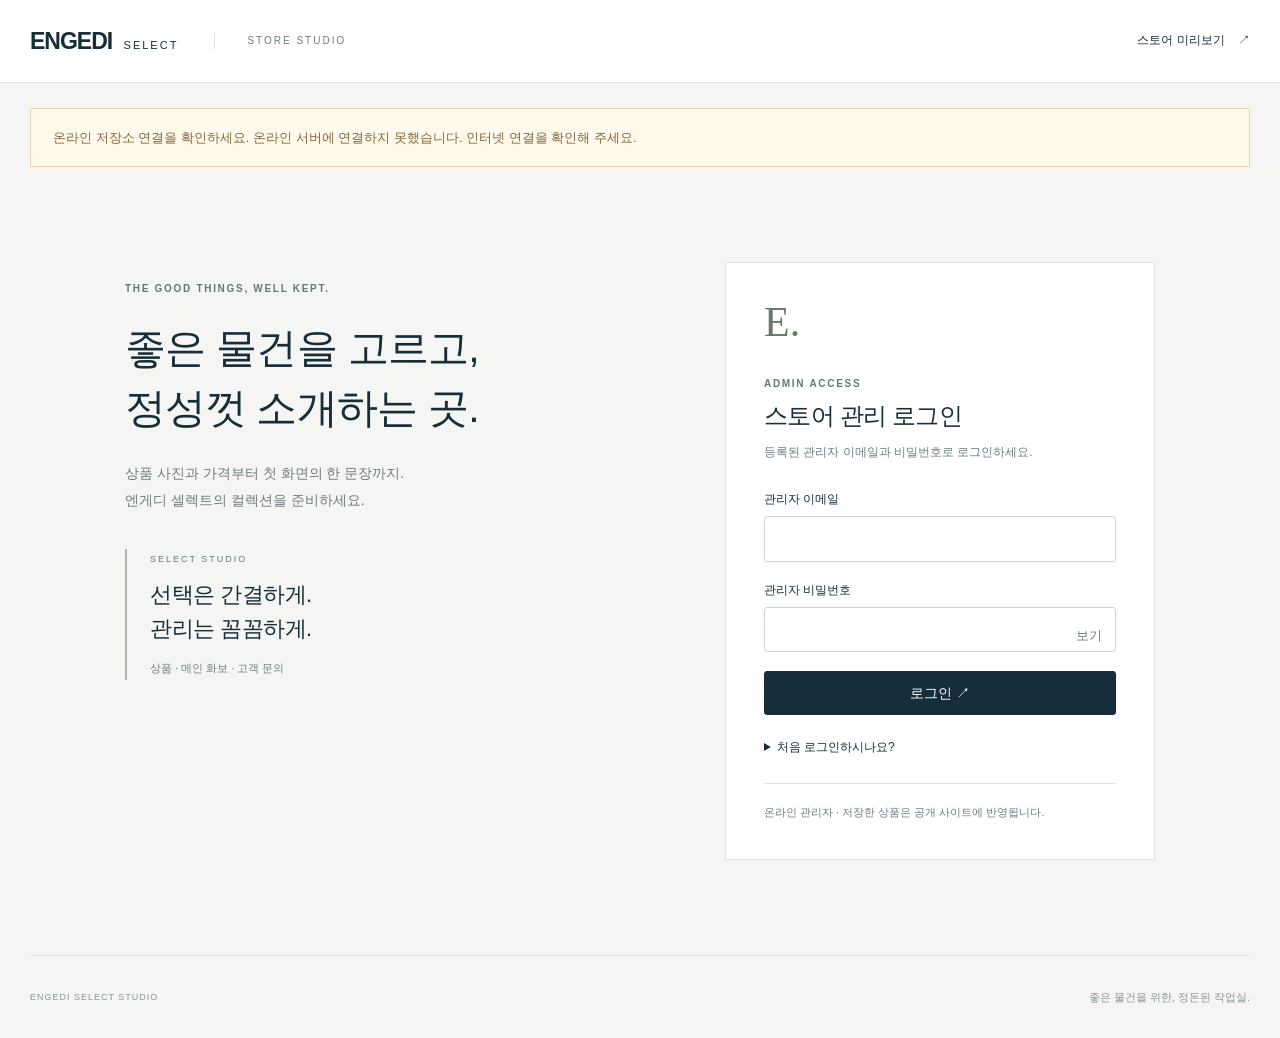
<file: public/admin.html>
<!doctype html>
<html lang="ko">
<head>
  <meta charset="utf-8"><meta name="viewport" content="width=device-width,initial-scale=1">
  <meta name="theme-color" content="#172d39"><meta name="robots" content="noindex,nofollow">
  <title>셀렉트 스튜디오 · ENGEDI SELECT</title>
  <link rel="icon" href="assets/favicon.svg" type="image/svg+xml">
  <link rel="stylesheet" href="admin.css?v=20261016"><script src="site-config.js" defer></script><script src="cloud-client.js?v=20261016" defer></script><script src="admin.js?v=20261016" defer></script>
</head>
<body>
<a class="skip" href="#main">관리 내용으로 이동</a>
<header class="studio-header"><a class="wordmark" href="/">ENGEDI <span>SELECT</span></a><span class="studio-label">STORE STUDIO</span><a class="preview-link" href="/" target="_blank" rel="noopener">스토어 미리보기 <span aria-hidden="true">↗</span></a></header>
<main id="main" tabindex="-1">
  <div id="connection-notice" class="notice" hidden></div>
  <section id="login-screen" class="login-screen">
    <div class="login-story"><p class="eyebrow">THE GOOD THINGS, WELL KEPT.</p><h1>좋은 물건을 고르고,<br>정성껏 소개하는 곳.</h1><p>상품 사진과 가격부터 첫 화면의 한 문장까지.<br>엔게디 셀렉트의 컬렉션을 준비하세요.</p><div class="story-card"><span>SELECT STUDIO</span><b>선택은 간결하게.<br>관리는 꼼꼼하게.</b><small>상품 · 메인 화보 · 고객 문의</small></div></div>
    <div class="login-card"><span class="studio-symbol" aria-hidden="true">E.</span><p class="eyebrow">ADMIN ACCESS</p><h2>스토어 관리 로그인</h2><p id="login-description">이 사이트의 관리자 비밀번호를 입력하세요.</p><form id="login-form"><div id="email-field" hidden><label for="admin-email">관리자 이메일</label><input id="admin-email" type="email" autocomplete="username" maxlength="254" inputmode="email"></div><label for="password">관리자 비밀번호</label><div class="password-field"><input id="password" type="password" autocomplete="current-password" required><button id="toggle-password" type="button" class="text-button" aria-pressed="false" aria-label="비밀번호 표시">보기</button></div><button id="login-button" class="primary full" type="submit">로그인 <span aria-hidden="true">↗</span></button></form><details><summary>처음 로그인하시나요?</summary><p id="first-login-help">새 잡화몰 폴더의 <code>data/ADMIN_ACCESS.txt</code>에서 비밀번호를 확인하세요. 의류몰과 별도로 관리됩니다.</p></details><small id="mode-note" class="local-note">이 PC에 저장하는 관리자입니다. 공개 사이트 반영은 별도입니다.</small></div>
  </section>
  <section id="dashboard" hidden>
    <div class="dashboard-heading"><div><p class="eyebrow">ENGEDI SELECT / WORKSPACE</p><h1>셀렉트 스튜디오</h1><p>상품을 준비하고, 고객과의 다음 연결을 관리하세요.</p></div><button id="logout" class="secondary">로그아웃</button></div>
    <div class="stats-grid" aria-label="스토어 운영 현황"><article><span>전체 상품</span><strong id="stat-total">0</strong><small>숨김 상품 제외</small></article><article><span>공개 상품</span><strong id="stat-published">0</strong><small>판매 중 · 품절 포함</small></article><article><span>임시 저장</span><strong id="stat-draft">0</strong><small>준비 중인 컬렉션</small></article><article><span>새 고객 문의</span><strong id="stat-inquiries">0</strong><small>확인할 문의</small></article></div>
    <div class="workspace"><nav class="workspace-nav" aria-label="관리 항목"><span class="eyebrow">WORKSPACE</span><button data-panel="products" class="active" aria-current="page"><span>01</span> 상품 관리</button><button data-panel="hero"><span>02</span> 메인 화보</button><button data-panel="inquiries"><span>03</span> 고객 문의</button><button data-panel="publish"><span>04</span> 공개 안내</button><p id="workspace-mode-note" class="workspace-note">이곳의 상품과 사진은<br>이 PC에 저장됩니다.</p></nav>
    <div class="workspace-content">
      <section id="panel-products" class="panel"><div class="panel-heading"><div><p class="eyebrow">THE COLLECTION</p><h2>상품 컬렉션 <span id="product-count" class="count"></span></h2></div><button id="new-product" class="primary">＋ 상품 등록</button></div>
        <div class="list-toolbar"><label class="search-field"><span class="sr-only">상품명 검색</span><input id="product-search" type="search" placeholder="상품명으로 검색" autocomplete="off"></label><label><span class="sr-only">상품 상태</span><select id="status-filter"><option value="all">모든 상태</option><option value="published">판매 중</option><option value="draft">임시 저장</option><option value="soldout">품절</option><option value="archived">숨김</option><option value="demo">예시 상품</option></select></label><label><span class="sr-only">상품 카테고리</span><select id="category-filter"><option value="all">모든 카테고리</option><option value="bags">가방</option><option value="wallets">지갑·파우치</option><option value="desk">데스크</option><option value="living">리빙</option><option value="travel">트래블</option></select></label></div><p id="result-count" class="result-count" aria-live="polite"></p>
        <div id="product-list" class="product-list"></div>
        <form id="product-form" class="editor" hidden><div class="editor-heading"><div><p class="eyebrow">PRODUCT EDITOR</p><h2 id="editor-title">새 상품 등록</h2></div><button type="button" id="close-editor" class="text-button">닫기 ×</button></div><input id="product-id" type="hidden"><fieldset id="product-fields"><legend class="sr-only">상품 입력</legend>
          <h3>기본 정보</h3><div class="form-grid"><label class="span-two">상품명 <span class="required">필수</span><input id="product-name" maxlength="120" required placeholder="상품의 특징이 보이는 이름"></label><label>카테고리<select id="product-category"><option value="bags">가방</option><option value="wallets">지갑·파우치</option><option value="desk">데스크</option><option value="living">리빙</option><option value="travel">트래블</option></select></label><label>가격 (원) <span class="required">필수</span><input id="product-price" type="number" min="0" max="100000000" step="1" required inputmode="numeric" placeholder="39000"></label><label>판매 수량<input id="product-stock" type="number" min="0" max="100000" step="1" required value="1" inputmode="numeric"></label><label>공개 상태<select id="product-status"><option value="draft">임시 저장 · 비공개</option><option value="published">판매 중 · 공개</option><option value="soldout">품절 · 공개</option></select></label></div><p class="field-help">판매 중인 상품은 수량이 1개 이상이어야 합니다. 품절 처리할 때는 수량을 0으로 입력하세요.</p>
          <div class="editor-section"><div class="section-heading"><h3>상품 사진</h3><span id="photo-count" class="count">0 / 6</span></div><p>첫 번째 사진이 대표 이미지입니다. 밝은 배경에서 촬영한 실제 상품 사진을 올려 주세요.</p><div id="image-list" class="image-list" aria-label="상품 사진 순서"></div><label class="upload-zone" id="image-upload-zone"><span class="upload-plus" aria-hidden="true">＋</span><strong>사진 추가하기</strong><small>JPG · PNG · WebP / 한 장당 8MB 이하 / 최대 6장</small><input id="product-images" type="file" accept="image/jpeg,image/png,image/webp" multiple><span class="sr-only">상품 사진 파일 선택</span></label><p class="field-help">화살표로 순서를 바꿀 수 있습니다. 공개 상품에는 사진을 1장 이상 등록하세요.</p></div>
          <div class="editor-section"><h3>상품을 자세히 소개해 주세요</h3><div class="form-grid"><label>소재<input id="product-material" maxlength="300" placeholder="예: 면 100%, 스테인리스"></label><label>크기 · 규격<input id="product-dimensions" maxlength="300" placeholder="예: 가로 32 × 세로 24 × 폭 10cm"></label><label class="span-two">색상 · 쉼표로 구분<input id="product-colors" maxlength="300" placeholder="아이보리, 네이비"></label><label class="span-two">상품 설명 <span class="required">필수</span><textarea id="product-description" rows="6" maxlength="5000" required placeholder="사용 장면, 구성품, 관리 방법, 구매 전에 알아야 할 내용을 적어 주세요."></textarea></label></div><div class="checkbox-row"><label><input id="product-featured" type="checkbox"> 메인 추천 상품에 표시</label><label><input id="product-demo" type="checkbox"> 예시 상품으로 표시</label></div><p class="field-help">시안 이미지를 사용한 상품은 예시 상품으로 표시해 실제 판매 상품과 구분하세요.</p></div>
        </fieldset><div class="editor-actions"><p id="product-save-note">저장하면 이 PC의 스토어에 반영됩니다.</p><div><button id="cancel-product" type="button" class="secondary">취소</button><button id="save-product" type="submit" class="primary">상품 저장 ↗</button></div></div></form>
      </section>
      <section id="panel-hero" class="panel" hidden><div class="panel-heading"><div><p class="eyebrow">THE FIRST IMPRESSION</p><h2>메인 화보</h2></div></div><p class="panel-intro">고객이 처음 만나는 사진과 문장을 수정하세요. 제목은 짧게, 사진은 여백이 있는 구도를 추천합니다.</p><form id="hero-form" class="editor hero-editor"><fieldset id="hero-fields"><legend class="sr-only">메인 화보 편집</legend><div class="hero-image-wrap"><img id="hero-preview" alt="메인 화보 미리보기" hidden><div id="hero-placeholder">메인 사진을 등록해 주세요.</div></div><label class="file-label">메인 사진 바꾸기<input id="hero-image-file" type="file" accept="image/jpeg,image/png,image/webp"><small>JPG · PNG · WebP / 8MB 이하 · 가로로 넓은 이미지 권장</small></label><label>첫 화면 제목<textarea id="hero-title" rows="2" maxlength="160" required placeholder="일상의 좋은 선택"></textarea></label><label>소개 문장<textarea id="hero-subtitle" rows="3" maxlength="500" placeholder="엔게디 셀렉트가 전하고 싶은 한 문장"></textarea></label></fieldset><div class="editor-actions"><p>상품과 메인 화보는 따로 저장됩니다.</p><button id="save-hero" type="submit" class="primary">메인 화보 저장 ↗</button></div></form></section>
      <section id="panel-inquiries" class="panel" hidden><div class="panel-heading"><div><p class="eyebrow">CUSTOMER CONNECTIONS</p><h2>고객 문의</h2></div><button id="refresh-inquiries" class="secondary">새로고침 ↻</button></div><div class="inquiry-toolbar"><p>고객이 스토어에서 남긴 문의입니다. 연락은 확인한 연락처로 직접 진행해 주세요.</p><label><span class="sr-only">문의 상태</span><select id="inquiry-filter"><option value="all">모든 문의</option><option value="new">새 문의</option><option value="contacted">연락 완료</option><option value="closed">처리 완료</option></select></label></div><div id="inquiry-list"></div></section>
      <section id="panel-publish" class="panel" hidden><p class="eyebrow">FROM STUDIO TO STORE</p><h2 id="publish-heading">저장과 공개는 별도입니다.</h2><p id="publish-intro" class="panel-intro">지금 관리 화면은 이 PC의 상품과 사진을 저장합니다. 인터넷에 공개된 사이트는 공개 파일을 갱신해야 바뀝니다.</p><div id="publish-steps" class="publish-steps"><article><span>01</span><div><h3>내용 저장</h3><p>상품과 메인 화보를 수정하고 저장합니다. 스토어 미리보기에서 확인하세요.</p></div></article><article><span>02</span><div><h3>공개 파일 준비</h3><p>이 프로젝트의 공개용 내보내기 도구로 상품과 사진을 묶습니다. 관리자 비밀번호와 고객 문의는 공개 파일에 포함하지 않습니다.</p></div></article><article><span>03</span><div><h3>공개 사이트 갱신</h3><p>검토한 공개 파일을 호스팅에 올려 반영합니다. 아직 이 관리자에서 자동 배포는 연결되지 않았습니다.</p></div></article></div><div class="notice neutral"><b>고객이 보는 기능</b><p id="customer-features">상품 소개와 검색, 관심 상품, 문의 접수를 제공합니다. 이 사이트에는 결제와 자동 주문 기능이 없습니다.</p></div><a href="/" class="primary button-link" target="_blank" rel="noopener">스토어 미리보기 ↗</a></section>
    </div></div>
  </section>
  <div id="status" class="status-message" role="status" aria-live="polite" hidden></div>
  <footer>ENGEDI SELECT STUDIO <span>좋은 물건을 위한, 정돈된 작업실.</span></footer>
</main>
<dialog id="confirm-dialog"><form method="dialog"><p class="eyebrow">COLLECTION CONTROL</p><h2>상품을 숨길까요?</h2><p>고객에게 보이지 않게 보관합니다.<br>등록 내용과 사진은 유지됩니다.</p><div class="dialog-actions"><button value="cancel" class="secondary">취소</button><button value="confirm" class="primary">숨기기</button></div></form></dialog>
</body></html>
</file>
<file: public/admin.css>
@charset "UTF-8";
:root{--ink:#172d39;--muted:#717b7e;--sage:#66796b;--line:#dde3df;--paper:#f5f6f3;--white:#fff;--soft:#edf1ec;--danger:#a64640;font-family:Arial,"Apple SD Gothic Neo","Malgun Gothic",sans-serif;color:var(--ink);background:var(--paper);font-synthesis:none}*{box-sizing:border-box}[hidden]{display:none!important}body{margin:0;font-size:14px;line-height:1.65}a{color:inherit;text-decoration:none}button,input,select,textarea{font:inherit;color:inherit}button,a,input,select,textarea,summary{-webkit-tap-highlight-color:transparent}button{cursor:pointer;border-radius:3px;min-height:44px;padding:10px 17px;line-height:1.45}button:disabled,fieldset:disabled{opacity:.55;cursor:wait}button:focus-visible,input:focus-visible,select:focus-visible,textarea:focus-visible,a:focus-visible,summary:focus-visible{outline:3px solid #92b0a0;outline-offset:3px}.primary{background:var(--ink);border:1px solid var(--ink);color:white}.primary:hover{background:#294653}.secondary{border:1px solid #cbd5cf;background:white;color:var(--ink)}.secondary:hover{background:var(--soft)}.text-button{background:transparent;border:0;padding:7px 9px;font-size:13px;color:var(--muted)}.text-button:hover{color:var(--ink);background:var(--soft)}.full{width:100%}.sr-only{position:absolute;width:1px;height:1px;padding:0;margin:-1px;overflow:hidden;clip-path:inset(50%);white-space:nowrap;border:0}.skip{position:fixed;top:-60px;left:16px;z-index:100;background:white;padding:10px}.skip:focus{top:12px}.studio-header{height:83px;background:white;border-bottom:1px solid var(--line);display:flex;align-items:center;gap:36px;padding:0 max(30px,calc((100vw - 1320px)/2));}.wordmark{font:600 23px/1 Arial,sans-serif;letter-spacing:-1px;white-space:nowrap}.wordmark span{font-size:11px;letter-spacing:2px;font-weight:500;margin-left:6px}.studio-label{font-size:10px;letter-spacing:2px;border-left:1px solid var(--line);padding-left:32px;color:var(--muted)}.preview-link{margin-left:auto;font-size:12px}.preview-link span{margin-left:10px}main{max-width:1320px;padding:0 30px;margin:0 auto}main:focus{outline:0}h1,h2,h3,p{margin:0}h1,h2,h3{line-height:1.35;letter-spacing:-.75px;font-weight:500}h1{font-size:34px}h2{font-size:24px}h3{font-size:16px;font-weight:600}p{color:var(--muted)}.eyebrow{font-size:10px;letter-spacing:1.7px;line-height:1.7;font-weight:600;color:var(--sage)}.login-screen{display:grid;grid-template-columns:1fr 430px;gap:100px;max-width:1030px;margin:95px auto}.login-story{padding-top:18px}.login-story h1{font-size:41px;line-height:1.45;margin:22px 0}.login-story>p:not(.eyebrow){font-size:14px;line-height:1.9}.story-card{margin-top:35px;border-left:2px solid #aab7a8;padding:3px 0 3px 23px;display:flex;flex-direction:column;gap:12px}.story-card>span{font-size:9px;letter-spacing:2px;color:var(--sage)}.story-card b{font-size:22px;line-height:1.55;font-weight:400;letter-spacing:-.5px}.story-card small{font-size:11px;color:var(--muted)}.login-card{background:white;border:1px solid var(--line);padding:38px}.studio-symbol{display:block;font:42px/1 Georgia,serif;margin-bottom:32px;color:var(--sage)}.login-card h2{margin:8px 0 10px}.login-card>p:not(.eyebrow){font-size:12px}.login-card form{margin-top:27px}.password-field{position:relative}.password-field input{padding-right:65px}.password-field button{position:absolute;right:5px;top:12px;min-height:34px}.login-card details{margin-top:23px;font-size:12px}.login-card details p{padding-top:10px;line-height:1.8}.login-card summary{cursor:pointer}.local-note{display:block;border-top:1px solid var(--line);margin-top:25px;padding-top:19px;font-size:11px;color:var(--muted)}code{font:11px/1.7 Consolas,monospace;background:var(--soft);padding:2px 4px;overflow-wrap:anywhere}.dashboard-heading{display:flex;justify-content:space-between;align-items:center;margin:38px 0 29px;gap:20px}.dashboard-heading h1{margin:7px 0 8px}.dashboard-heading>div>p:last-child{font-size:13px}.stats-grid{display:grid;grid-template-columns:repeat(4,minmax(0,1fr));gap:14px;margin-bottom:33px}.stats-grid article{border:1px solid var(--line);background:white;padding:22px 25px;display:flex;flex-direction:column}.stats-grid article>span{font-size:12px;color:#56665e}.stats-grid strong{font-size:32px;line-height:1.2;font-weight:400;margin:12px 0 7px;letter-spacing:-1px}.stats-grid small{font-size:10px;color:var(--muted)}.workspace{display:grid;grid-template-columns:174px minmax(0,1fr);gap:35px;align-items:start}.workspace-nav{position:sticky;top:20px;display:flex;flex-direction:column;gap:4px}.workspace-nav>.eyebrow{padding:0 14px 15px;font-size:9px}.workspace-nav button{border:0;background:transparent;text-align:left;font-size:13px;padding:14px 13px;color:#65716b}.workspace-nav button span{font:10px Arial,sans-serif;color:#9ca8a1;margin-right:14px}.workspace-nav button.active{background:#e6ece6;color:var(--ink);font-weight:600}.workspace-nav button.active span{color:var(--sage)}.workspace-note{border-top:1px solid var(--line);padding:22px 13px;margin-top:27px;font-size:11px;line-height:1.8}.workspace-content{min-width:0}.panel-heading{display:flex;justify-content:space-between;align-items:center;gap:20px;margin-bottom:22px}.panel-heading h2{margin-top:5px}.count{font-size:12px;color:var(--muted);font-weight:400;letter-spacing:0;margin-left:9px}.list-toolbar{display:grid;grid-template-columns:minmax(0,1fr) 140px 155px;gap:10px}.list-toolbar input,.list-toolbar select{margin:0}.result-count{font-size:11px;margin:13px 0}.product-list{background:white;border:1px solid var(--line)}.product-row{display:flex;align-items:center;gap:18px;padding:19px 20px;border-bottom:1px solid var(--line)}.product-row:last-child{border-bottom:0}.product-thumb{width:71px;height:84px;object-fit:cover;background:var(--soft);flex-shrink:0;border:1px solid #edf0eb}.product-info{flex:1;min-width:0}.product-info strong{display:block;font-weight:500;font-size:14px;margin:5px 0;overflow-wrap:anywhere}.product-meta{font-size:11px;color:var(--muted)}.product-price{font-size:12px;margin-top:4px}.badges{display:flex;gap:5px;align-items:center;flex-wrap:wrap}.badge{display:inline-block;padding:2px 7px;border:1px solid var(--line);font-size:9px;letter-spacing:0;color:#65716a;background:#f7f8f5;border-radius:2px}.badge.published{color:#3c6552;background:#f0f5ee;border-color:#dce7d8}.badge.draft{background:#f0f2f5;color:#6d7784}.badge.soldout{color:#8a6c46;background:#f7f2e9;border-color:#ebe1ce}.badge.archived{color:#8b8f8b;background:#f2f3f0}.badge.demo{color:#7c6a8a;background:#f5f0f8;border-color:#e7ddec}.row-actions{display:flex;gap:6px;align-items:center}.row-actions button{font-size:11px;min-height:37px;padding:8px 11px}.row-actions .archive{color:var(--muted)}.empty-state{padding:55px 24px;text-align:center;background:white;border:1px solid var(--line)}.product-list>.empty-state{border:0}.empty-state span{display:block;font-size:26px;font-weight:300;margin-bottom:14px;color:#9eada0}.empty-state strong{font-size:15px;font-weight:500;display:block;margin-bottom:6px}.empty-state p{font-size:12px}.empty-state button{margin-top:18px}.editor{background:white;border:1px solid var(--line);margin-top:27px;padding:27px}.editor-heading{display:flex;justify-content:space-between;align-items:flex-start;border-bottom:1px solid var(--line);padding-bottom:23px;margin-bottom:27px;gap:15px}.editor-heading h2{margin-top:5px}.editor fieldset{padding:0;margin:0;border:0;min-width:0}.editor h3{margin-bottom:20px}.form-grid{display:grid;grid-template-columns:repeat(2,minmax(0,1fr));column-gap:22px}.span-two{grid-column:1/-1}label{display:block;font-size:12px}input,select,textarea{display:block;width:100%;border:1px solid #cdd7d0;background:white;border-radius:3px;min-height:45px;padding:10px 12px;margin:7px 0 19px;font-size:14px}textarea{line-height:1.8;resize:vertical}input::placeholder,textarea::placeholder{color:#9ca5a0;font-size:12px}.required{margin-left:7px;color:#7d8c7f;font-size:9px}.editor-section{border-top:1px solid var(--line);padding-top:26px;margin-top:14px}.editor-section>p{font-size:12px;margin:-10px 0 17px}.section-heading{display:flex;align-items:flex-start;justify-content:space-between}.section-heading .count{padding-top:3px}.image-list{display:grid;grid-template-columns:repeat(3,minmax(0,1fr));gap:12px;margin-bottom:12px}.image-card{border:1px solid var(--line);position:relative;background:#f6f7f4;min-width:0}.image-card img{display:block;width:100%;height:155px;object-fit:contain}.image-card .cover-tag{position:absolute;top:8px;left:8px;background:var(--ink);color:white;font-size:9px;padding:3px 7px}.image-tools{display:flex;border-top:1px solid var(--line);background:white;justify-content:center;align-items:center;gap:3px;padding:4px}.image-tools button{min-width:36px;min-height:35px;padding:4px;font-size:12px}.image-tools span{font-size:10px;color:var(--muted);margin-right:auto;margin-left:7px}.upload-zone{position:relative;display:flex;flex-direction:column;align-items:center;justify-content:center;cursor:pointer;border:1px dashed #b7c8b8;background:#f7faf6;min-height:135px;text-align:center;padding:18px;overflow:hidden}.upload-zone:hover{border-color:#687e6b}.upload-plus{font-size:25px;line-height:1.2;font-weight:300;color:var(--sage)}.upload-zone strong{font-size:12px;font-weight:500;margin:5px 0}.upload-zone small{font-size:10px;color:var(--muted)}.upload-zone input{position:absolute;inset:0;width:100%;height:100%;opacity:0;cursor:pointer;margin:0}.field-help{font-size:11px!important;line-height:1.8;margin:10px 0 20px!important;color:#7c8780}.checkbox-row{display:flex;align-items:center;gap:23px;margin:8px 0}.checkbox-row label{display:flex;align-items:center;gap:8px;font-size:12px}.checkbox-row input{width:17px;height:17px;min-height:0;padding:0;margin:0;accent-color:var(--sage)}.editor-actions{position:sticky;bottom:12px;z-index:2;border:1px solid var(--line);background:#f7f9f6;padding:15px 18px;margin-top:30px;display:flex;align-items:center;justify-content:space-between;gap:12px;box-shadow:0 4px 14px #152e3a05}.editor-actions p{font-size:10px}.editor-actions>div{display:flex;gap:8px}.panel-intro{font-size:13px;line-height:1.9;max-width:650px;margin:14px 0 27px}.hero-editor{margin:0}.hero-image-wrap{aspect-ratio:16/7;background:#eef1eb;border:1px solid var(--line);margin-bottom:20px;overflow:hidden}.hero-image-wrap img{width:100%;height:100%;object-fit:cover;display:block}.hero-image-wrap>div{height:100%;display:grid;place-items:center;font-size:12px;color:var(--muted)}.file-label input{padding:10px;font-size:12px}.file-label small{display:block;color:var(--muted);margin-top:-13px;margin-bottom:24px;font-size:10px}.inquiry-toolbar{display:flex;gap:20px;align-items:center;justify-content:space-between;margin:10px 0 20px}.inquiry-toolbar p{font-size:12px;max-width:570px}.inquiry-toolbar select{width:145px;margin:0}.inquiry-card{background:white;border:1px solid var(--line);padding:24px;margin-bottom:13px}.inquiry-top{display:flex;justify-content:space-between;align-items:center;gap:16px;margin-bottom:13px}.inquiry-top strong{font-weight:500;font-size:14px}.inquiry-top time{font-size:10px;color:var(--muted);margin-left:10px}.inquiry-contact{font-size:12px;color:#3b5a66;overflow-wrap:anywhere}.inquiry-product{font-size:11px;background:var(--soft);padding:8px 11px;margin:13px 0;color:#5c6b61}.inquiry-message{font-size:13px;line-height:1.85;white-space:pre-wrap;overflow-wrap:anywhere;color:#435350;margin:13px 0 20px}.inquiry-actions{display:flex;justify-content:flex-end;gap:7px;padding-top:15px;border-top:1px solid var(--line)}.inquiry-actions button{font-size:11px;min-height:39px;padding:8px 12px}.publish-steps{border-top:1px solid var(--line);margin:28px 0}.publish-steps article{display:flex;gap:25px;padding:24px 8px;border-bottom:1px solid var(--line)}.publish-steps article>span{font:12px/1.8 Arial,sans-serif;color:var(--sage)}.publish-steps h3{font-size:16px;margin-bottom:8px}.publish-steps p{font-size:12px;line-height:1.9;max-width:600px}.notice{border:1px solid #e4d4b3;background:#fff9ec;color:#80683a;padding:18px 22px;font-size:13px;margin:25px 0}.notice.neutral{border-color:#d8e2d7;background:#eef4ec;color:#46634e}.notice p{font-size:12px;margin-top:6px;color:inherit}.button-link{display:inline-flex;align-items:center;min-height:44px;padding:10px 20px;font-size:12px;border-radius:3px}.status-message{position:fixed;bottom:22px;left:50%;transform:translateX(-50%);max-width:min(680px,calc(100vw - 32px));background:var(--ink);border:1px solid #304957;color:white;font-size:13px;line-height:1.7;box-shadow:0 8px 30px #172d3925;padding:14px 22px;z-index:10}.status-message.error{background:#fff5f3;color:#953e37;border-color:#e8c6bf}footer{display:flex;align-items:center;justify-content:space-between;padding:32px 0;margin-top:55px;border-top:1px solid var(--line);color:#8a968e;font-size:9px;letter-spacing:1px}footer span{font-size:11px;letter-spacing:0}dialog{max-width:420px;width:calc(100vw - 32px);border:1px solid var(--line);padding:32px;color:var(--ink);box-shadow:0 20px 70px #172d3925}dialog::backdrop{background:#172d3966;backdrop-filter:blur(3px)}dialog h2{font-size:24px;margin:10px 0 14px}dialog p{font-size:13px;line-height:1.9}.dialog-actions{display:flex;justify-content:flex-end;gap:8px;margin-top:25px}
@media(min-width:1500px){.login-screen{margin-top:125px}}@media(max-width:1000px){.login-screen{gap:50px;grid-template-columns:minmax(0,1fr) 390px}.login-story h1{font-size:35px}.workspace{gap:23px;grid-template-columns:155px minmax(0,1fr)}.product-row{padding:16px;gap:13px}.row-actions{flex-direction:column;gap:2px}.row-actions button{min-height:34px}.editor{padding:23px}.editor-actions{flex-wrap:wrap}.editor-actions>div{margin-left:auto}.image-card img{height:130px}}
@media(max-width:760px){.studio-header{height:69px;padding:0 20px;gap:15px}.wordmark{font-size:21px}.wordmark span{font-size:9px;letter-spacing:1.4px;margin-left:3px}.studio-label{display:none}.preview-link{font-size:11px}.preview-link span{margin-left:3px}main{padding:0 18px}.login-screen{display:block;margin:34px auto;max-width:470px}.login-story{padding-top:0}.login-story h1{font-size:30px;line-height:1.45;margin:14px 0}.login-story>p:not(.eyebrow){font-size:13px}.story-card{display:none}.login-card{margin-top:28px;padding:27px}.studio-symbol{font-size:32px;margin-bottom:22px}.login-card h2{font-size:23px}.login-card form{margin-top:22px}.dashboard-heading{margin:28px 0 23px;align-items:flex-start}.dashboard-heading h1{font-size:28px}.dashboard-heading>div>p:last-child{font-size:12px;max-width:240px}.dashboard-heading button{font-size:11px;padding:9px 11px;min-height:39px;flex-shrink:0;margin-top:23px}.stats-grid{grid-template-columns:repeat(2,minmax(0,1fr));gap:9px;margin-bottom:25px}.stats-grid article{padding:16px 18px}.stats-grid strong{font-size:27px;margin:9px 0 5px}.stats-grid article>span{font-size:11px}.stats-grid small{font-size:9px}.workspace{display:block}.workspace-nav{position:static;display:grid;grid-template-columns:repeat(4,minmax(0,1fr));gap:0;border-bottom:1px solid var(--line);margin:0 -1px 27px}.workspace-nav>.eyebrow,.workspace-note,.workspace-nav button span{display:none}.workspace-nav button{text-align:center;font-size:12px;padding:13px 3px;border-radius:0;border-bottom:2px solid transparent}.workspace-nav button.active{background:transparent;border-bottom-color:var(--ink)}.panel-heading{margin-bottom:19px;gap:12px}.panel-heading h2{font-size:23px}.panel-heading button{font-size:12px;padding:10px 13px;white-space:nowrap}.list-toolbar{grid-template-columns:repeat(2,minmax(0,1fr));gap:8px}.search-field{grid-column:1/-1}input,select,textarea{font-size:16px;padding:11px;min-height:46px}.list-toolbar select{font-size:13px}.result-count{font-size:10px}.product-row{padding:14px 12px;gap:12px;flex-wrap:wrap}.product-thumb{width:62px;height:76px}.product-info strong{font-size:13px;line-height:1.6}.product-meta,.product-price{font-size:10px}.badge{font-size:8px}.row-actions{flex-direction:row;justify-content:flex-end;width:100%;padding-top:10px;margin-top:0;border-top:1px solid #edf0eb;gap:8px}.row-actions button{font-size:11px;padding:6px 11px;min-height:36px}.editor{padding:21px 16px;margin-top:22px}.editor-heading{padding-bottom:19px;margin-bottom:22px}.editor-heading h2{font-size:22px}.editor h3{font-size:15px}.form-grid{grid-template-columns:1fr;gap:0}.span-two{grid-column:auto}.required{font-size:9px}.image-list{grid-template-columns:repeat(2,minmax(0,1fr));gap:9px}.image-card img{height:140px}.image-tools{gap:1px;padding:3px}.image-tools button{min-width:28px;min-height:34px;font-size:11px}.image-tools span{font-size:9px;margin-left:4px}.upload-zone{min-height:128px;padding:15px 10px}.upload-zone small{font-size:9px}.checkbox-row{flex-direction:column;align-items:flex-start;gap:15px}.editor-actions{bottom:8px;margin:25px -8px -5px;padding:12px 10px;gap:9px}.editor-actions p{font-size:9px;width:100%}.editor-actions>div{width:100%;display:grid;grid-template-columns:1fr 2fr;gap:8px}.editor-actions button{font-size:12px;padding:11px 13px}.hero-editor .editor-actions>button{width:100%}.panel-intro{font-size:12px}.hero-image-wrap{aspect-ratio:4/3}.file-label small{font-size:9px}.inquiry-toolbar{align-items:flex-start;gap:13px;flex-direction:column;margin:18px 0}.inquiry-toolbar p{font-size:11px}.inquiry-toolbar label,.inquiry-toolbar select{width:100%}.inquiry-toolbar select{font-size:13px}.inquiry-card{padding:18px 16px}.inquiry-top{align-items:flex-start}.inquiry-top time{display:block;margin:3px 0 0;font-size:9px}.inquiry-top strong{font-size:13px}.inquiry-contact{font-size:11px}.inquiry-message{font-size:12px}.inquiry-actions button{font-size:10px;padding:9px 10px}.publish-steps article{gap:18px;padding:22px 4px}.publish-steps h3{font-size:15px}.publish-steps p{font-size:12px}.notice{padding:16px;font-size:12px}footer{margin-top:35px;padding:25px 0;font-size:8px;gap:15px}footer span{font-size:9px;max-width:150px;text-align:right}.status-message{font-size:12px;bottom:15px;padding:12px 16px;width:max-content}dialog{padding:26px}}
@media(prefers-reduced-motion:reduce){html{scroll-behavior:auto}*,*::before,*::after{transition:none!important;animation:none!important}}
.inquiry-items{background:var(--soft);padding:12px 14px;margin:15px 0}.inquiry-items>span{font-size:10px;color:var(--sage)}.inquiry-items ul{list-style:none;padding:0;margin:8px 0 0}.inquiry-items li{display:flex;justify-content:space-between;gap:15px;font-size:11px;padding:5px 0;color:#485d50}.inquiry-items li>span{overflow-wrap:anywhere}.inquiry-items b{font-weight:400;white-space:nowrap}@media(max-width:760px){.inquiry-items{padding:10px 12px}.inquiry-items li{flex-wrap:wrap;gap:3px;font-size:10px}.inquiry-items b{margin-left:auto}}
.photo-empty{display:grid;place-items:center;color:#859487;font-size:9px;line-height:1.7;text-align:center;padding:7px}
</file>
